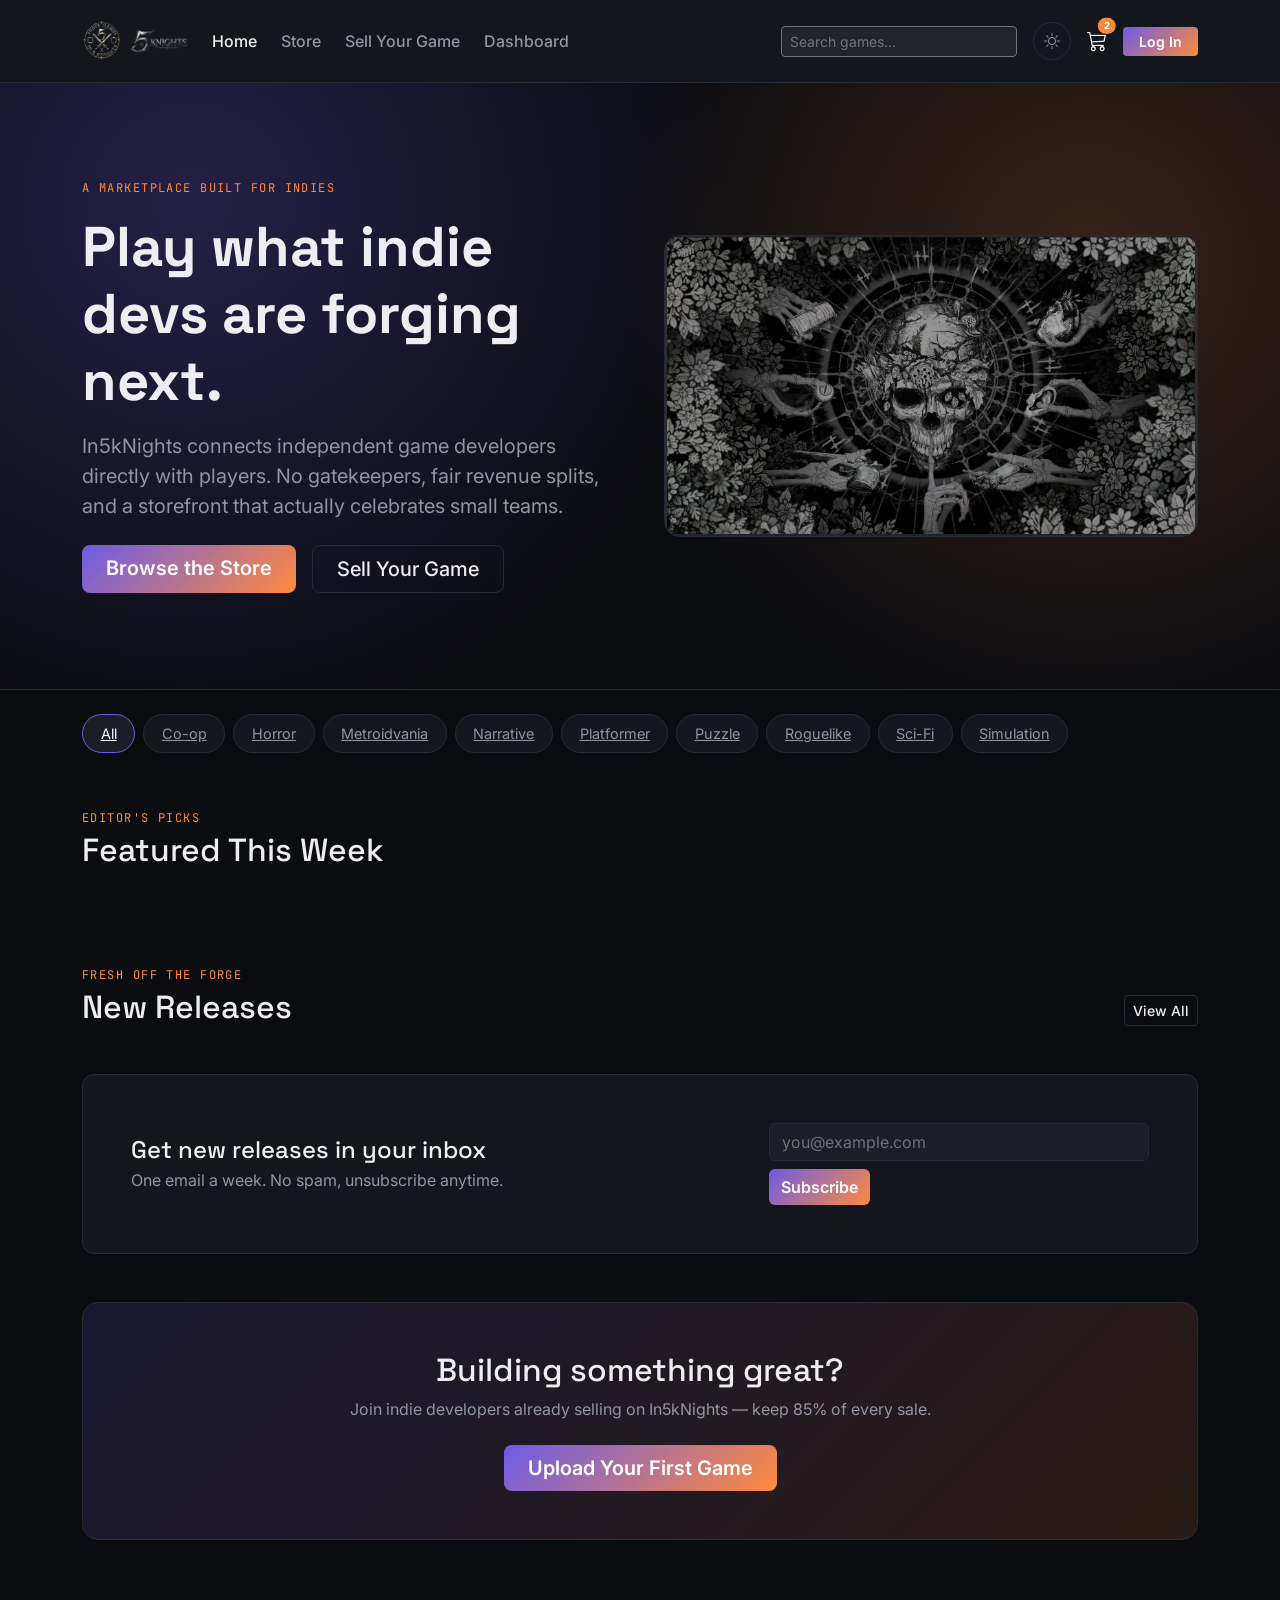
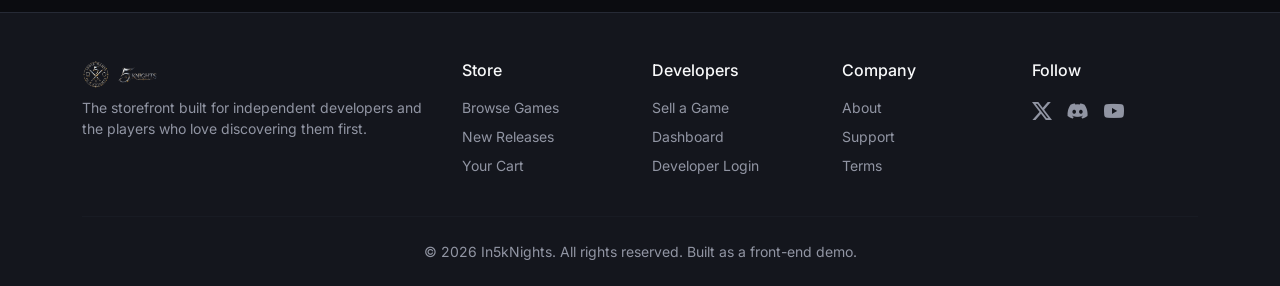
<file: index.html>
<!--
  =============================================================
  FILE: index.html
  PURPOSE: Homepage for "In5kNights" — an indie game marketplace.
  Hero, category pills, a featured carousel, and a "New Releases"
  grid are all rendered from js/games-data.js by js/index.js so
  this file never has to be hand-edited when the catalog changes.
  =============================================================
-->
<!DOCTYPE html>
<html lang="en">
<head>
  <meta charset="UTF-8">
  <meta name="viewport" content="width=device-width, initial-scale=1.0">
  <title>In5kNights — Discover Indie Games</title>
  <meta name="description" content="In5kNights connects independent game developers directly with players. No gatekeepers, fair revenue splits.">

  <link href="https://cdn.jsdelivr.net/npm/bootstrap@5.3.3/dist/css/bootstrap.min.css" rel="stylesheet">
  <link rel="stylesheet" href="https://cdn.jsdelivr.net/npm/bootstrap-icons@1.11.3/font/bootstrap-icons.css">
  <link rel="preconnect" href="https://fonts.googleapis.com">
  <link href="https://fonts.googleapis.com/css2?family=Space+Grotesk:wght@500;600;700&family=Inter:wght@400;500;600&family=JetBrains+Mono:wght@500;600&display=swap" rel="stylesheet">
  <link rel="stylesheet" href="styles.css">

  <style>
    /* Page-specific: hero + carousel (only used here) */
    .hero-forge {
      background:
        radial-gradient(circle at 15% 20%, rgba(108, 92, 231, 0.25), transparent 45%),
        radial-gradient(circle at 85% 30%, rgba(255, 138, 61, 0.18), transparent 40%),
        var(--bg-base);
      border-bottom: 1px solid var(--border-subtle);
    }
  </style>
</head>
<body>
  <a href="#mainContent" class="skip-link">Skip to main content</a>

  <!-- =========================================================
       NAVBAR: sticky top navigation shared across every page.
       ========================================================= -->
  <nav class="navbar navbar-expand-lg navbar-forge sticky-top py-3">
    <div class="container">
      <a class="navbar-brand d-flex align-items-center gap-2" href="index.html">
        <img src="mainlogo.png" alt="" class="brand-logo" aria-hidden="true">
        <img src="mainname.png" alt="In5kNights" class="brand-wordmark">
      </a>
      <button class="navbar-toggler" type="button" data-bs-toggle="collapse" data-bs-target="#mainNav" aria-controls="mainNav" aria-expanded="false" aria-label="Toggle navigation">
        <span class="navbar-toggler-icon"></span>
      </button>
      <div class="collapse navbar-collapse" id="mainNav">
        <ul class="navbar-nav me-auto mb-2 mb-lg-0 gap-lg-2 mt-3 mt-lg-0">
          <li class="nav-item"><a class="nav-link active" aria-current="page" href="index.html">Home</a></li>
          <li class="nav-item"><a class="nav-link" href="store.html">Store</a></li>
          <li class="nav-item"><a class="nav-link" href="upload-game.html">Sell Your Game</a></li>
          <li class="nav-item"><a class="nav-link" href="dashboard.html">Dashboard</a></li>
        </ul>
        <form class="d-flex me-lg-3 mb-3 mb-lg-0" role="search" id="navSearchForm">
          <input class="form-control form-control-sm bg-dark text-light border-secondary" type="search" name="q" placeholder="Search games..." aria-label="Search">
        </form>
        <div class="d-flex align-items-center gap-3">
          <button type="button" id="themeToggleBtn" class="theme-toggle-btn" aria-label="Toggle light and dark theme"><i class="bi bi-sun"></i></button>
          <a href="cart.html" class="position-relative text-light" aria-label="View cart">
            <i class="bi bi-cart3 fs-5"></i>
            <span class="position-absolute top-0 start-100 translate-middle badge rounded-pill cart-badge" style="background-color: var(--accent-ember); font-size: 0.6rem;">2</span>
          </a>
          <a href="login.html" class="btn btn-forge btn-sm px-3">Log In</a>
        </div>
      </div>
    </div>
  </nav>

  <main id="mainContent">
    <!-- =========================================================
         HERO SECTION
         ========================================================= -->
    <header class="hero-forge py-5">
      <div class="container py-5">
        <div class="row align-items-center g-5">
          <div class="col-lg-6">
            <p class="eyebrow mb-3">A marketplace built for indies</p>
            <h1 class="display-4 fw-bold mb-3">Play what indie devs are forging next.</h1>
            <p class="fs-5 text-muted-custom mb-4">
              In5kNights connects independent game developers directly with players.
              No gatekeepers, fair revenue splits, and a storefront that actually
              celebrates small teams.
            </p>
            <div class="d-flex gap-3 flex-wrap">
              <a href="store.html" class="btn btn-forge btn-lg px-4">Browse the Store</a>
              <a href="upload-game.html" class="btn btn-outline-forge btn-lg px-4">Sell Your Game</a>
            </div>
          </div>
          <div class="col-lg-6">
            <img src="featured-game-art.png"
              class="img-fluid rounded-4 border" style="border-color: var(--border-subtle) !important;"
              alt="Featured indie game artwork">
          </div>
        </div>
      </div>
    </header>

    <!-- =========================================================
         CATEGORY PILLS — generated by looping over the unique
         genres present in GAMES, so a new genre in the data file
         appears here automatically. Links straight into a
         pre-filtered store.html.
         ========================================================= -->
    <section class="container py-4">
      <div class="d-flex gap-2 overflow-auto pb-2" id="categoryPills"></div>
    </section>

    <!-- =========================================================
         FEATURED CAROUSEL — the 3 highest-rated published games,
         rendered from GAMES (loop) rather than hard-coded slides.
         ========================================================= -->
    <section class="container py-4">
      <p class="eyebrow mb-1">Editor's picks</p>
      <h2 class="mb-4">Featured This Week</h2>
      <div id="featuredCarousel" class="carousel slide rounded-4 overflow-hidden" data-bs-ride="carousel">
        <div class="carousel-indicators" id="featuredIndicators"></div>
        <div class="carousel-inner" id="featuredInner"></div>
        <button class="carousel-control-prev" type="button" data-bs-target="#featuredCarousel" data-bs-slide="prev">
          <span class="carousel-control-prev-icon" aria-hidden="true"></span>
          <span class="visually-hidden">Previous</span>
        </button>
        <button class="carousel-control-next" type="button" data-bs-target="#featuredCarousel" data-bs-slide="next">
          <span class="carousel-control-next-icon" aria-hidden="true"></span>
          <span class="visually-hidden">Next</span>
        </button>
      </div>
    </section>

    <!-- =========================================================
         NEW RELEASES GRID — loop-rendered from GAMES, sorted by
         release date. Adding a game with a newer date bumps the
         oldest one off this section automatically.
         ========================================================= -->
    <section class="container py-5">
      <div class="d-flex justify-content-between align-items-end mb-4">
        <div>
          <p class="eyebrow mb-1">Fresh off the forge</p>
          <h2 class="mb-0">New Releases</h2>
        </div>
        <a href="store.html?sort=newest" class="btn btn-outline-forge btn-sm">View All</a>
      </div>
      <div class="row row-cols-1 row-cols-sm-2 row-cols-lg-4 g-4" id="newReleasesGrid"></div>
    </section>

    <!-- =========================================================
         NEWSLETTER SIGNUP (feature) — client-validated email
         capture, no backend, confirms with a toast.
         ========================================================= -->
    <section class="container pb-5">
      <div class="panel p-4 p-md-5 d-flex flex-wrap justify-content-between align-items-center gap-4">
        <div>
          <h2 class="h4 mb-1">Get new releases in your inbox</h2>
          <p class="text-muted-custom mb-0">One email a week. No spam, unsubscribe anytime.</p>
        </div>
        <form id="newsletterForm" class="needs-validation d-flex gap-2 flex-wrap" novalidate style="max-width: 380px;">
          <input type="email" class="form-control" id="newsletterEmail" placeholder="you@example.com" required style="min-width: 220px;">
          <div class="invalid-feedback">Enter a valid email address.</div>
          <button type="submit" class="btn btn-forge">Subscribe</button>
        </form>
      </div>
    </section>

    <!-- =========================================================
         DEVELOPER CTA BANNER
         ========================================================= -->
    <section class="container pb-5">
      <div class="p-5 rounded-4 text-center"
        style="background: linear-gradient(135deg, rgba(108,92,231,0.15), rgba(255,138,61,0.12)); border: 1px solid var(--border-subtle);">
        <h2 class="mb-2">Building something great?</h2>
        <p class="text-muted-custom mb-4">Join indie developers already selling on In5kNights — keep 85% of every sale.</p>
        <a href="upload-game.html" class="btn btn-forge btn-lg px-4">Upload Your First Game</a>
      </div>
    </section>
  </main>

  <!-- =========================================================
       FOOTER (shared structure)
       ========================================================= -->
  <footer class="footer-forge pt-5 pb-4 mt-4">
    <div class="container">
      <div class="row g-4">
        <div class="col-lg-4">
          <a class="d-flex align-items-center gap-2 text-decoration-none mb-2" href="index.html">
            <img src="mainlogo.png" alt="" class="brand-logo footer-brand-logo" aria-hidden="true">
            <img src="mainname.png" alt="In5kNights" class="brand-wordmark footer-brand-wordmark">
          </a>
          <p class="small">The storefront built for independent developers and the players who love discovering them first.</p>
        </div>
        <div class="col-6 col-lg-2">
          <h6 class="text-light mb-3">Store</h6>
          <ul class="list-unstyled small">
            <li class="mb-2"><a href="store.html">Browse Games</a></li>
            <li class="mb-2"><a href="store.html?sort=newest">New Releases</a></li>
            <li class="mb-2"><a href="cart.html">Your Cart</a></li>
          </ul>
        </div>
        <div class="col-6 col-lg-2">
          <h6 class="text-light mb-3">Developers</h6>
          <ul class="list-unstyled small">
            <li class="mb-2"><a href="upload-game.html">Sell a Game</a></li>
            <li class="mb-2"><a href="dashboard.html">Dashboard</a></li>
            <li class="mb-2"><a href="login.html">Developer Login</a></li>
          </ul>
        </div>
        <div class="col-6 col-lg-2">
          <h6 class="text-light mb-3">Company</h6>
          <ul class="list-unstyled small">
            <li class="mb-2"><a href="#">About</a></li>
            <li class="mb-2"><a href="#">Support</a></li>
            <li class="mb-2"><a href="#">Terms</a></li>
          </ul>
        </div>
        <div class="col-6 col-lg-2">
          <h6 class="text-light mb-3">Follow</h6>
          <div class="d-flex gap-3 fs-5">
            <a href="#" aria-label="Twitter / X"><i class="bi bi-twitter-x"></i></a>
            <a href="#" aria-label="Discord"><i class="bi bi-discord"></i></a>
            <a href="#" aria-label="YouTube"><i class="bi bi-youtube"></i></a>
          </div>
        </div>
      </div>
      <hr class="my-4" style="border-color: var(--border-subtle);">
      <p class="small text-center mb-0">&copy; 2026 In5kNights. All rights reserved. Built as a front-end demo.</p>
    </div>
  </footer>

  <script src="https://cdn.jsdelivr.net/npm/bootstrap@5.3.3/dist/js/bootstrap.bundle.min.js"></script>
  <script src="games-data.js"></script>
  <script src="site.js"></script>
  <script src="index.js"></script>
</body>
</html>
</file>
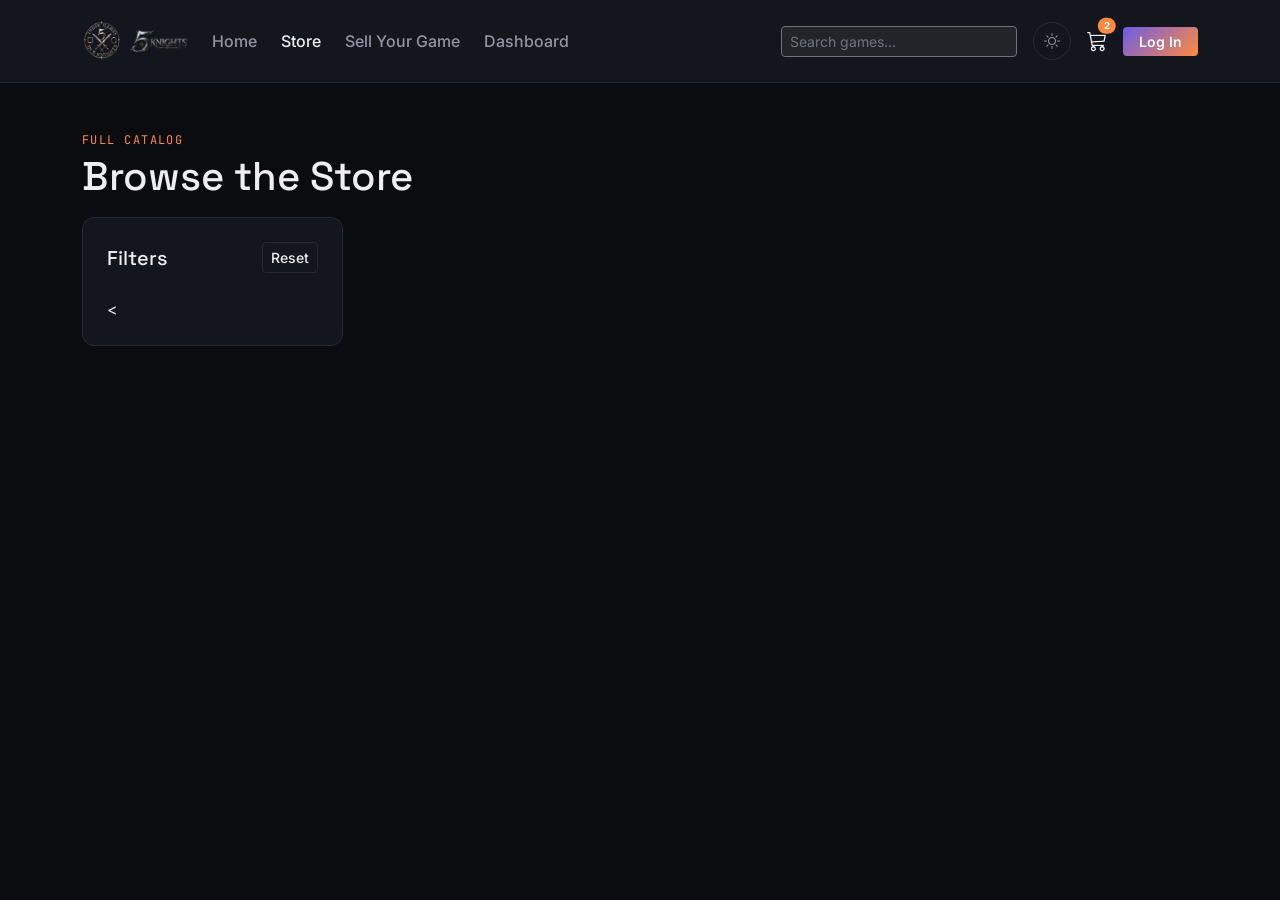
<file: store.html>
<!--
  =============================================================
  FILE: store.html
  PURPOSE: Browse/Store page — the main catalog. Every filter,
  the sort dropdown, the search box, and pagination are wired up
  for real in store.js against games-data.js.
  =============================================================
-->
<!DOCTYPE html>
<html lang="en">
<head>
  <meta charset="UTF-8">
  <meta name="viewport" content="width=device-width, initial-scale=1.0">

  <title>Store — In5kNights</title>

  <!-- Bootstrap -->
  <link
    href="https://cdn.jsdelivr.net/npm/bootstrap@5.3.3/dist/css/bootstrap.min.css"
    rel="stylesheet"
  >

  <!-- Bootstrap Icons -->
  <link
    rel="stylesheet"
    href="https://cdn.jsdelivr.net/npm/bootstrap-icons@1.11.3/font/bootstrap-icons.css"
  >

  <!-- Google Fonts -->
  <link rel="preconnect" href="https://fonts.googleapis.com">
  <link
    href="https://fonts.googleapis.com/css2?family=Space+Grotesk:wght@500;600;700&family=Inter:wght@400;500;600&family=JetBrains+Mono:wght@500;600&display=swap"
    rel="stylesheet"
  >

  <!-- IMPORTANT: styles.css is in the ROOT folder -->
  <link rel="stylesheet" href="styles.css">
</head>

<body>

  <!-- Skip Link -->
  <a href="#mainContent" class="skip-link">
    Skip to main content
  </a>

  <!-- =========================================================
       NAVBAR
       ========================================================= -->
  <nav class="navbar navbar-expand-lg navbar-forge sticky-top py-3">

    <div class="container">

      <!-- Logo -->
      <a
        class="navbar-brand d-flex align-items-center gap-2"
        href="index.html"
      >
        <img
          src="mainlogo.png"
          alt=""
          class="brand-logo"
          aria-hidden="true"
        >

        <img
          src="mainname.png"
          alt="In5kNights"
          class="brand-wordmark"
        >
      </a>

      <!-- Mobile Navbar Button -->
      <button
        class="navbar-toggler"
        type="button"
        data-bs-toggle="collapse"
        data-bs-target="#mainNav"
        aria-controls="mainNav"
        aria-expanded="false"
        aria-label="Toggle navigation"
      >
        <span class="navbar-toggler-icon"></span>
      </button>

      <!-- Navigation -->
      <div class="collapse navbar-collapse" id="mainNav">

        <ul class="navbar-nav me-auto mb-2 mb-lg-0 gap-lg-2 mt-3 mt-lg-0">

          <li class="nav-item">
            <a class="nav-link" href="index.html">
              Home
            </a>
          </li>

          <li class="nav-item">
            <a
              class="nav-link active"
              aria-current="page"
              href="store.html"
            >
              Store
            </a>
          </li>

          <li class="nav-item">
            <a class="nav-link" href="upload-game.html">
              Sell Your Game
            </a>
          </li>

          <li class="nav-item">
            <a class="nav-link" href="dashboard.html">
              Dashboard
            </a>
          </li>

        </ul>

        <!-- Navbar Search -->
        <form
          class="d-flex me-lg-3 mb-3 mb-lg-0"
          role="search"
          id="navSearchForm"
        >
          <input
            class="form-control form-control-sm bg-dark text-light border-secondary"
            type="search"
            name="q"
            placeholder="Search games..."
            aria-label="Search"
          >
        </form>

        <!-- Navbar Actions -->
        <div class="d-flex align-items-center gap-3">

          <!-- Theme Button -->
          <button
            type="button"
            id="themeToggleBtn"
            class="theme-toggle-btn"
            aria-label="Toggle light and dark theme"
          >
            <i class="bi bi-sun"></i>
          </button>

          <!-- Cart -->
          <a
            href="cart.html"
            class="position-relative text-light"
            aria-label="View cart"
          >
            <i class="bi bi-cart3 fs-5"></i>

            <span
              class="position-absolute top-0 start-100 translate-middle badge rounded-pill cart-badge"
              style="background-color: var(--accent-ember); font-size: 0.6rem;"
            >
              2
            </span>
          </a>

          <!-- Login -->
          <a
            href="login.html"
            class="btn btn-forge btn-sm px-3"
          >
            Log In
          </a>

        </div>

      </div>
    </div>
  </nav>


  <!-- =========================================================
       PAGE HEADER
       ========================================================= -->
  <header class="container pt-5 pb-3">

    <p class="eyebrow mb-1">
      Full catalog
    </p>

    <h1 class="mb-0">
      Browse the Store
    </h1>

  </header>


  <!-- =========================================================
       MAIN CONTENT
       ========================================================= -->
  <main
    id="mainContent"
    class="container pb-5"
  >

    <div class="row g-4">

      <!-- =====================================================
           FILTER SIDEBAR
           ===================================================== -->
      <aside class="col-lg-3">

        <div
          class="filter-panel p-4 sticky-top"
          style="top: 90px;"
        >

          <!-- Filter Header -->
          <div
            class="d-flex justify-content-between align-items-center mb-4"
          >

            <h5 class="mb-0">
              Filters
            </h5>

            <button
              type="button"
              id="resetFiltersBtn"
              class="btn btn-sm btn-outline-forge"
            >
              Reset
            </button>

          </div>


          <!-- Search -->
          <
</file>
<file: styles.css>
/* =====================================================================
   IN5KNIGHTS — SHARED STYLESHEET
   Used by every page. Page-specific overrides live in a small <style>
   block at the top of each HTML file (keeps this file the single
   source of truth for the design system, per-page files stay lean).
   ===================================================================== */

/* ---------- Design tokens ---------- */
:root {
  --bg-base: #0b0c10;
  --bg-surface: #14161d;
  --bg-surface-alt: #1b1e27;
  --border-subtle: #262a35;
  --accent-violet: #6c5ce7;
  --accent-ember: #ff8a3d;
  --accent-teal: #2dd4bf;
  --accent-red: #ff6b6b;
  --text-primary: #ededf2;
  --text-muted: #9195a3;
  --font-display: 'Space Grotesk', sans-serif;
  --font-body: 'Inter', sans-serif;
  --font-mono: 'JetBrains Mono', monospace;
}

/* Light theme override — toggled by the theme switch in the navbar.
   Same token names, different values, so every component below just
   works without any extra selectors. */
[data-theme="light"] {
  --bg-base: #f5f5f7;
  --bg-surface: #ffffff;
  --bg-surface-alt: #eceef2;
  --border-subtle: #dcdfe6;
  --text-primary: #14161d;
  --text-muted: #5b5f6b;
}

* { scrollbar-color: var(--border-subtle) var(--bg-base); }

body {
  background-color: var(--bg-base);
  color: var(--text-primary);
  font-family: var(--font-body);
  transition: background-color 0.2s ease, color 0.2s ease;
}

h1, h2, h3, h4, h5, .brand-font { font-family: var(--font-display); }
.mono, .price-tag { font-family: var(--font-mono); }
.text-muted-custom { color: var(--text-muted) !important; }
a { transition: color 0.15s ease; }

/* ---------- Skip link (accessibility) ---------- */
.skip-link {
  position: absolute; left: -9999px; top: 0; z-index: 2000;
  background: var(--accent-violet); color: #fff; padding: 0.6rem 1rem; border-radius: 0 0 8px 0;
}
.skip-link:focus { left: 0; }

/* ---------- Navbar ---------- */
.navbar-forge { background-color: var(--bg-surface); border-bottom: 1px solid var(--border-subtle); }
.navbar-forge .nav-link { color: var(--text-muted); font-weight: 500; }
.navbar-forge .nav-link.active, .navbar-forge .nav-link:hover { color: var(--text-primary); }

/* Brand mark: gradient "spark" square + wordmark. Used instead of the
   missing Images/mainlogo.png + Images/mainname.png files. */
.forge-spark {
  display: inline-block; width: 28px; height: 28px; border-radius: 8px;
  background: linear-gradient(135deg, var(--accent-violet), var(--accent-ember));
  box-shadow: 0 0 16px rgba(108, 92, 231, 0.45);
  flex-shrink: 0;
}
.navbar-brand { color: var(--text-primary) !important; font-size: 1.15rem; }
.brand-logo { height: 40px; width: auto; }
.brand-wordmark { height: 24px; width: auto; }
.footer-forge .brand-logo, .footer-brand-logo { height: 28px; }
.footer-forge .brand-wordmark, .footer-brand-wordmark { height: 16px; }

/* Theme toggle switch */
.theme-toggle-btn {
  background: transparent; border: 1px solid var(--border-subtle); color: var(--text-muted);
  border-radius: 999px; width: 38px; height: 38px; display: inline-flex; align-items: center; justify-content: center;
}
.theme-toggle-btn:hover { color: var(--text-primary); border-color: var(--accent-violet); }

/* ---------- Buttons ---------- */
.btn-forge { background: linear-gradient(135deg, var(--accent-violet), var(--accent-ember)); color: #fff; font-weight: 600; border: none; }
.btn-forge:hover, .btn-forge:focus { color: #fff; opacity: 0.92; }
.btn-forge:disabled { opacity: 0.5; }
.btn-outline-forge { border: 1px solid var(--border-subtle); color: var(--text-primary); font-weight: 500; background: transparent; }
.btn-outline-forge:hover { border-color: var(--accent-violet); color: var(--text-primary); background-color: var(--bg-surface-alt); }
.btn-outline-forge.active-filter { border-color: var(--accent-violet); background-color: var(--bg-surface-alt); color: var(--text-primary); }

/* ---------- Shared surfaces ---------- */
.panel { background-color: var(--bg-surface); border: 1px solid var(--border-subtle); border-radius: 12px; }
.eyebrow { font-family: var(--font-mono); font-size: 0.75rem; letter-spacing: 0.12em; text-transform: uppercase; color: var(--accent-ember); }
.price-tag { color: var(--accent-teal); font-weight: 600; }
.price-tag.was-price { color: var(--text-muted); text-decoration: line-through; font-weight: 500; font-size: 0.85em; }

/* ---------- Game card (store grid, homepage, related games) ---------- */
.game-card { background-color: var(--bg-surface); border: 1px solid var(--border-subtle); border-radius: 12px; overflow: hidden; transition: transform 0.15s ease, border-color 0.15s ease; height: 100%; position: relative; }
.game-card:hover { transform: translateY(-4px); border-color: var(--accent-violet); }
.game-card .card-img-top { aspect-ratio: 16 / 9; object-fit: cover; }
.game-card .card-title { font-family: var(--font-display); font-size: 1.05rem; }
.card-img-wrap { position: relative; overflow: hidden; }
.cartridge-badge {
  position: absolute; top: 10px; left: -32px; transform: rotate(-45deg);
  background: linear-gradient(135deg, var(--accent-violet), var(--accent-ember));
  color: #fff; font-size: 0.7rem; font-weight: 600; padding: 3px 34px; letter-spacing: 0.03em;
}
/* Wishlist heart overlay on card art */
.card-wishlist-btn {
  position: absolute; top: 8px; right: 8px; z-index: 2;
  width: 34px; height: 34px; border-radius: 50%; border: none;
  background: rgba(11, 12, 16, 0.65); color: #fff; display: flex; align-items: center; justify-content: center;
  backdrop-filter: blur(2px);
}
.card-wishlist-btn.active { color: var(--accent-ember); }
.card-wishlist-btn:hover { background: rgba(11, 12, 16, 0.85); }
/* Quick add-to-cart overlay, revealed on hover/focus */
.card-quick-add {
  position: absolute; inset: auto 0 0 0; padding: 0.5rem;
  background: linear-gradient(to top, rgba(11,12,16,0.92), transparent);
  opacity: 0; transform: translateY(6px); transition: opacity 0.15s ease, transform 0.15s ease;
}
.game-card:hover .card-quick-add, .game-card:focus-within .card-quick-add { opacity: 1; transform: translateY(0); }
.star-rating { color: var(--accent-ember); font-size: 0.85rem; letter-spacing: 1px; }
.empty-state { border: 1px dashed var(--border-subtle); border-radius: 12px; color: var(--text-muted); }

/* ---------- Category pills ---------- */
.category-pill {
  background-color: var(--bg-surface); border: 1px solid var(--border-subtle); color: var(--text-muted);
  border-radius: 999px; padding: 0.5rem 1.1rem; font-size: 0.9rem; white-space: nowrap;
}
.category-pill:hover, .category-pill.active { color: #fff; border-color: var(--accent-violet); background-color: var(--bg-surface-alt); }

/* ---------- Footer ---------- */
.footer-forge { background-color: var(--bg-surface); border-top: 1px solid var(--border-subtle); color: var(--text-muted); }
.footer-forge a { color: var(--text-muted); text-decoration: none; }
.footer-forge a:hover { color: var(--text-primary); }

/* ---------- Forms ---------- */
.form-control, .form-select {
  background-color: var(--bg-surface-alt); border: 1px solid var(--border-subtle); color: var(--text-primary);
}
.form-control:focus, .form-select:focus {
  background-color: var(--bg-surface-alt); color: var(--text-primary);
  border-color: var(--accent-violet); box-shadow: 0 0 0 0.2rem rgba(108, 92, 231, 0.25);
}
.form-control::placeholder { color: var(--text-muted); opacity: 0.7; }
.form-label { font-weight: 500; font-size: 0.92rem; }
.form-text { color: var(--text-muted); }
.form-range::-webkit-slider-thumb { background: var(--accent-violet); }
.form-range::-moz-range-thumb { background: var(--accent-violet); }
.was-validated .form-control:invalid, .form-control.is-invalid { border-color: var(--accent-red); }
.was-validated .form-control:valid, .form-control.is-valid { border-color: var(--accent-teal); }
.invalid-feedback { color: var(--accent-red); }
.valid-feedback { color: var(--accent-teal); }

/* Password strength meter */
.pw-strength-track { height: 4px; border-radius: 2px; background: var(--bg-surface-alt); overflow: hidden; }
.pw-strength-fill { height: 100%; width: 0%; transition: width 0.2s ease, background-color 0.2s ease; }

/* Tag input chips (upload-game) */
.tag-chip {
  display: inline-flex; align-items: center; gap: 0.4rem;
  background-color: var(--bg-surface-alt); border: 1px solid var(--border-subtle);
  color: var(--text-primary); border-radius: 999px; padding: 0.25rem 0.5rem 0.25rem 0.75rem; font-size: 0.85rem;
}
.tag-chip button { background: none; border: none; color: var(--text-muted); line-height: 1; padding: 0; }
.tag-chip button:hover { color: var(--accent-red); }

/* Drag/drop zone */
.drop-zone { border: 2px dashed var(--border-subtle); border-radius: 12px; background-color: var(--bg-surface-alt); color: var(--text-muted); transition: border-color 0.15s ease, background-color 0.15s ease; }
.drop-zone:hover, .drop-zone.drag-over { border-color: var(--accent-violet); background-color: rgba(108, 92, 231, 0.08); }
.thumb-preview { width: 90px; height: 56px; object-fit: cover; border-radius: 6px; border: 1px solid var(--border-subtle); }
.step-num { width: 28px; height: 28px; border-radius: 50%; background-color: var(--bg-surface-alt); border: 1px solid var(--border-subtle); color: var(--text-muted); font-family: var(--font-mono); font-size: 0.8rem; }

/* ---------- Store: filter sidebar / toolbar / pagination ---------- */
.filter-panel { background-color: var(--bg-surface); border: 1px solid var(--border-subtle); border-radius: 12px; }
.filter-panel .form-check-label { color: var(--text-muted); font-size: 0.92rem; }
.filter-panel h6 { font-family: var(--font-display); font-size: 0.85rem; letter-spacing: 0.04em; text-transform: uppercase; }
.toolbar { background-color: var(--bg-surface); border: 1px solid var(--border-subtle); border-radius: 12px; }
.page-link { background-color: var(--bg-surface); border-color: var(--border-subtle); color: var(--text-muted); }
.page-link:hover { background-color: var(--bg-surface-alt); color: var(--text-primary); }
.page-item.active .page-link { background-color: var(--accent-violet); border-color: var(--accent-violet); color: #fff; }
.page-item.disabled .page-link { opacity: 0.45; }

/* ---------- Cart ---------- */
.cart-item { border-bottom: 1px solid var(--border-subtle); }
.cart-item:last-child { border-bottom: none; }
.cart-item img { width: 96px; height: 60px; object-fit: cover; border-radius: 8px; }
.summary-row { display: flex; justify-content: space-between; padding: 0.4rem 0; color: var(--text-muted); }
.summary-row.discount-row { color: var(--accent-teal); }
.summary-row.total { color: var(--text-primary); font-weight: 700; font-size: 1.15rem; border-top: 1px solid var(--border-subtle); margin-top: 0.5rem; padding-top: 0.75rem; }

/* ---------- Dashboard ---------- */
.stat-card { background-color: var(--bg-surface); border: 1px solid var(--border-subtle); border-radius: 12px; }
.stat-value { font-family: var(--font-mono); font-size: 1.9rem; font-weight: 600; }
.stat-delta { font-size: 0.8rem; }
.stat-delta.up { color: var(--accent-teal); }
.stat-delta.down { color: var(--accent-red); }
.table-forge { color: var(--text-primary); border-color: var(--border-subtle); vertical-align: middle; }
.table-forge thead { color: var(--text-muted); font-size: 0.8rem; text-transform: uppercase; letter-spacing: 0.04em; }
.table-forge > :not(caption) > * > * { background-color: var(--bg-surface); border-bottom-color: var(--border-subtle); }
.table-forge tbody tr:hover > * { background-color: var(--bg-surface-alt); }
.table-forge th[data-sort-key] { cursor: pointer; user-select: none; }
.table-forge th[data-sort-key]:hover { color: var(--text-primary); }
.table-forge th[data-sort-key] .bi { opacity: 0.35; font-size: 0.75rem; }
.table-forge th[data-sort-key].sort-active .bi { opacity: 1; color: var(--accent-violet); }
.game-thumb { width: 64px; height: 40px; object-fit: cover; border-radius: 6px; }
.status-pill { font-size: 0.72rem; padding: 0.25rem 0.6rem; border-radius: 999px; font-weight: 600; }
.status-published { background-color: rgba(45, 212, 191, 0.15); color: var(--accent-teal); }
.status-pending { background-color: rgba(255, 138, 61, 0.15); color: var(--accent-ember); }
.status-draft { background-color: rgba(145, 149, 163, 0.15); color: var(--text-muted); }
.status-chip { border: 1px solid var(--border-subtle); background: transparent; color: var(--text-muted); border-radius: 999px; padding: 0.3rem 0.85rem; font-size: 0.82rem; }
.status-chip.active { border-color: var(--accent-violet); background: var(--bg-surface-alt); color: var(--text-primary); }

/* ---------- Game details ---------- */
.thumb-strip img { width: 90px; height: 56px; object-fit: cover; border-radius: 6px; border: 2px solid var(--border-subtle); cursor: pointer; opacity: 0.7; }
.thumb-strip img.active { border-color: var(--accent-violet); opacity: 1; }
.accordion-item { background-color: var(--bg-surface); border-color: var(--border-subtle); }
.accordion-button { background-color: var(--bg-surface); color: var(--text-primary); font-weight: 600; }
.accordion-button:not(.collapsed) { background-color: var(--bg-surface-alt); color: var(--accent-ember); box-shadow: none; }
.accordion-button::after { filter: invert(1); }
[data-theme="light"] .accordion-button::after { filter: none; }
.accordion-body { color: var(--text-muted); }
.dev-avatar { width: 48px; height: 48px; border-radius: 10px; background: linear-gradient(135deg, var(--accent-violet), var(--accent-ember)); flex-shrink: 0; }
.review-item { border-bottom: 1px solid var(--border-subtle); }
.review-item:last-child { border-bottom: none; }

/* ---------- Login/signup ---------- */
.nav-tabs { border-bottom: 1px solid var(--border-subtle); }
.nav-tabs .nav-link { color: var(--text-muted); border: none; font-weight: 600; }
.nav-tabs .nav-link.active { color: var(--text-primary); background: transparent; border-bottom: 2px solid var(--accent-violet); }
.account-toggle .btn-check:checked + .btn-toggle { background: linear-gradient(135deg, var(--accent-violet), var(--accent-ember)); color: #fff; border-color: transparent; }
.btn-toggle { background-color: var(--bg-surface-alt); border: 1px solid var(--border-subtle); color: var(--text-muted); font-weight: 500; }
.divider-line { border-color: var(--border-subtle); }

/* ---------- Toasts + back-to-top (shared widgets, injected by JS) ---------- */
.toast { background-color: var(--bg-surface); border: 1px solid var(--border-subtle); color: var(--text-primary); }
.toast .btn-close { filter: invert(1); }
[data-theme="light"] .toast .btn-close { filter: none; }
#backToTopBtn {
  position: fixed; bottom: 1.5rem; right: 1.5rem; z-index: 1040;
  width: 44px; height: 44px; border-radius: 50%; border: 1px solid var(--border-subtle);
  background: var(--bg-surface); color: var(--text-primary); display: none; align-items: center; justify-content: center;
  box-shadow: 0 4px 14px rgba(0,0,0,0.3);
}
#backToTopBtn.show { display: flex; }

/* Reduced motion respected */
@media (prefers-reduced-motion: reduce) {
  .game-card, .game-card:hover, .card-quick-add, #backToTopBtn { transition: none !important; transform: none !important; }
}

/* Carousel control tint */
.carousel-control-prev-icon, .carousel-control-next-icon { background-color: rgba(255,255,255,0.15); border-radius: 50%; padding: 18px; }
</file>
